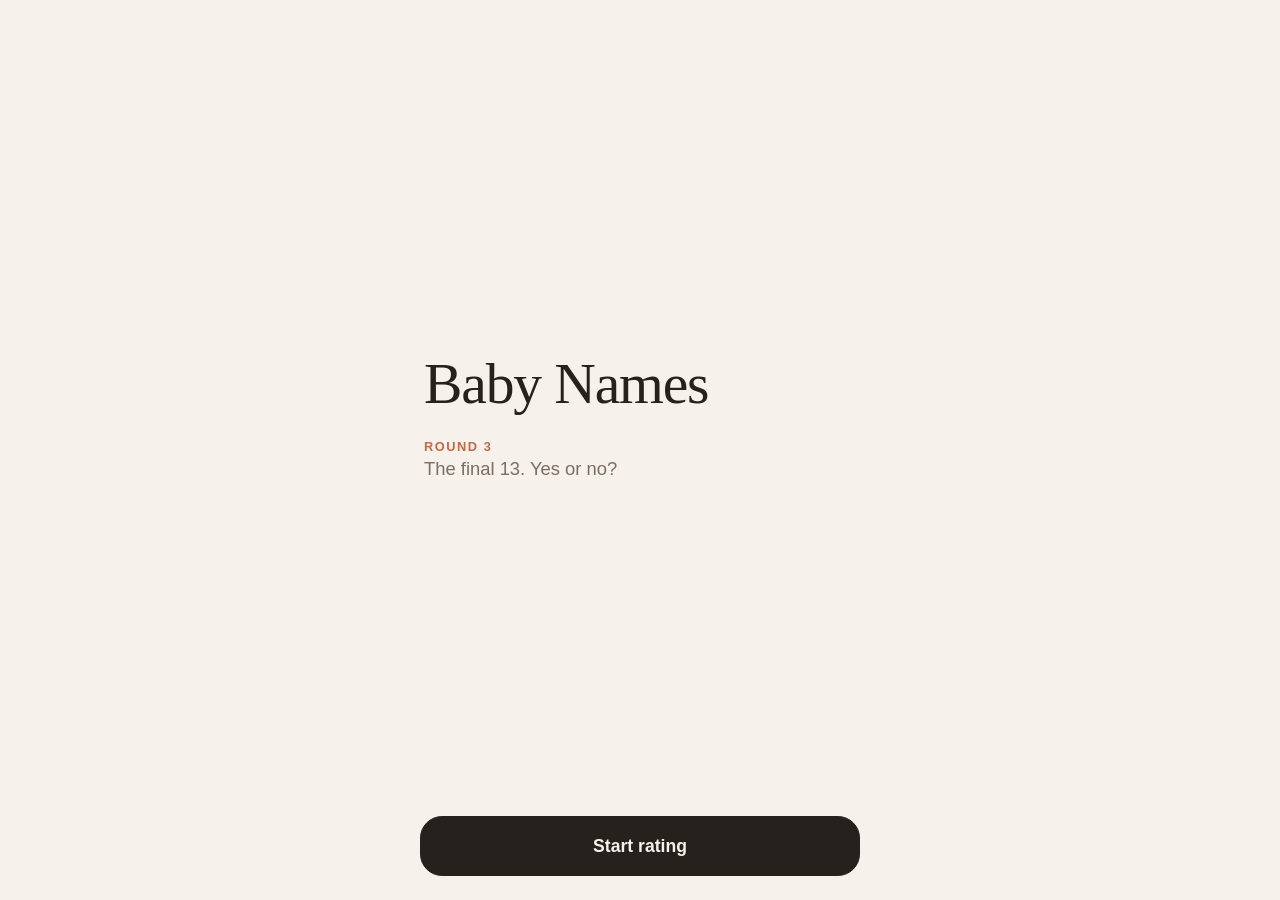
<file: index.html>
<!doctype html>
<html lang="en">
<head>
  <meta charset="utf-8">
  <meta name="viewport" content="width=device-width, initial-scale=1, viewport-fit=cover">
  <meta name="theme-color" content="#f6f1ea" media="(prefers-color-scheme: light)">
  <meta name="theme-color" content="#1a1714" media="(prefers-color-scheme: dark)">
  <meta name="robots" content="noindex">
  <title>Baby Names</title>
  <link rel="icon" href="data:image/svg+xml,%3Csvg xmlns='http://www.w3.org/2000/svg' viewBox='0 0 100 100'%3E%3Ccircle cx='50' cy='50' r='46' fill='%23c06a4a'/%3E%3C/svg%3E">
  <link rel="stylesheet" href="style.css?v=3">
</head>
<body>
  <main>
    <!-- Start -->
    <section id="screen-start" class="screen screen-start">
      <div class="start-inner">
        <h1 class="title">Baby Names</h1>
        <p class="eyebrow">Round 3</p>
        <p class="lede">The final 13. Yes or no?</p>
        <p id="start-progress" class="muted" hidden></p>
      </div>
      <div class="actions">
        <button id="btn-start" class="btn btn-primary" type="button">Start rating</button>
        <button id="btn-continue" class="btn btn-primary" type="button" hidden>Continue</button>
        <button id="btn-restart" class="btn btn-quiet" type="button" hidden>Start again</button>
      </div>
    </section>

    <!-- Rating -->
    <section id="screen-rate" class="screen screen-rate" hidden>
      <header class="topbar">
        <button id="btn-back" class="link-btn" type="button">‹ Back</button>
        <span id="progress-text" class="progress-text" aria-live="polite"></span>
        <button id="btn-fwd" class="link-btn" type="button">Next ›</button>
      </header>
      <div class="progress" aria-hidden="true"><div id="progress-bar" class="progress-bar"></div></div>

      <div class="name-wrap">
        <h2 class="full-name">
          <span id="current-name" class="name"></span>
          <span id="current-surname" class="surname"></span>
        </h2>
      </div>

      <div class="choices choices-pair" role="group" aria-label="Your answer">
        <button class="choice choice-yes" type="button" data-rating="Yes" aria-pressed="false">
          <span class="emoji" aria-hidden="true">✅</span> Yes
        </button>
        <button class="choice choice-no" type="button" data-rating="No" aria-pressed="false">
          <span class="emoji" aria-hidden="true">❌</span> No
        </button>
      </div>
    </section>

    <!-- Done -->
    <section id="screen-done" class="screen screen-done" hidden>
      <div class="done-inner">
        <h1 class="title">All done!</h1>
        <p id="done-count" class="lede"></p>
        <ul class="tally">
          <li><span aria-hidden="true">✅</span> <strong id="tally-yes">0</strong> Yes</li>
          <li><span aria-hidden="true">❌</span> <strong id="tally-no">0</strong> No</li>
        </ul>
      </div>
      <div class="actions">
        <button id="btn-download" class="btn btn-primary" type="button">Download CSV</button>
        <button id="btn-copy" class="btn" type="button">Copy results</button>
        <button id="btn-review" class="btn" type="button">Review answers</button>
        <button id="btn-restart-done" class="btn btn-quiet" type="button">Start again</button>
      </div>
    </section>

    <!-- Review -->
    <section id="screen-review" class="screen screen-review" hidden>
      <header class="review-head">
        <h1 class="review-title">Your answers</h1>
        <button id="btn-review-done" class="link-btn" type="button">Done</button>
      </header>
      <div id="filters" class="filters" role="group" aria-label="Filter"></div>
      <ul id="review-list" class="review-list"></ul>
    </section>
  </main>

  <script src="names.js?v=3"></script>
  <script src="app.js?v=3"></script>
</body>
</html>
</file>
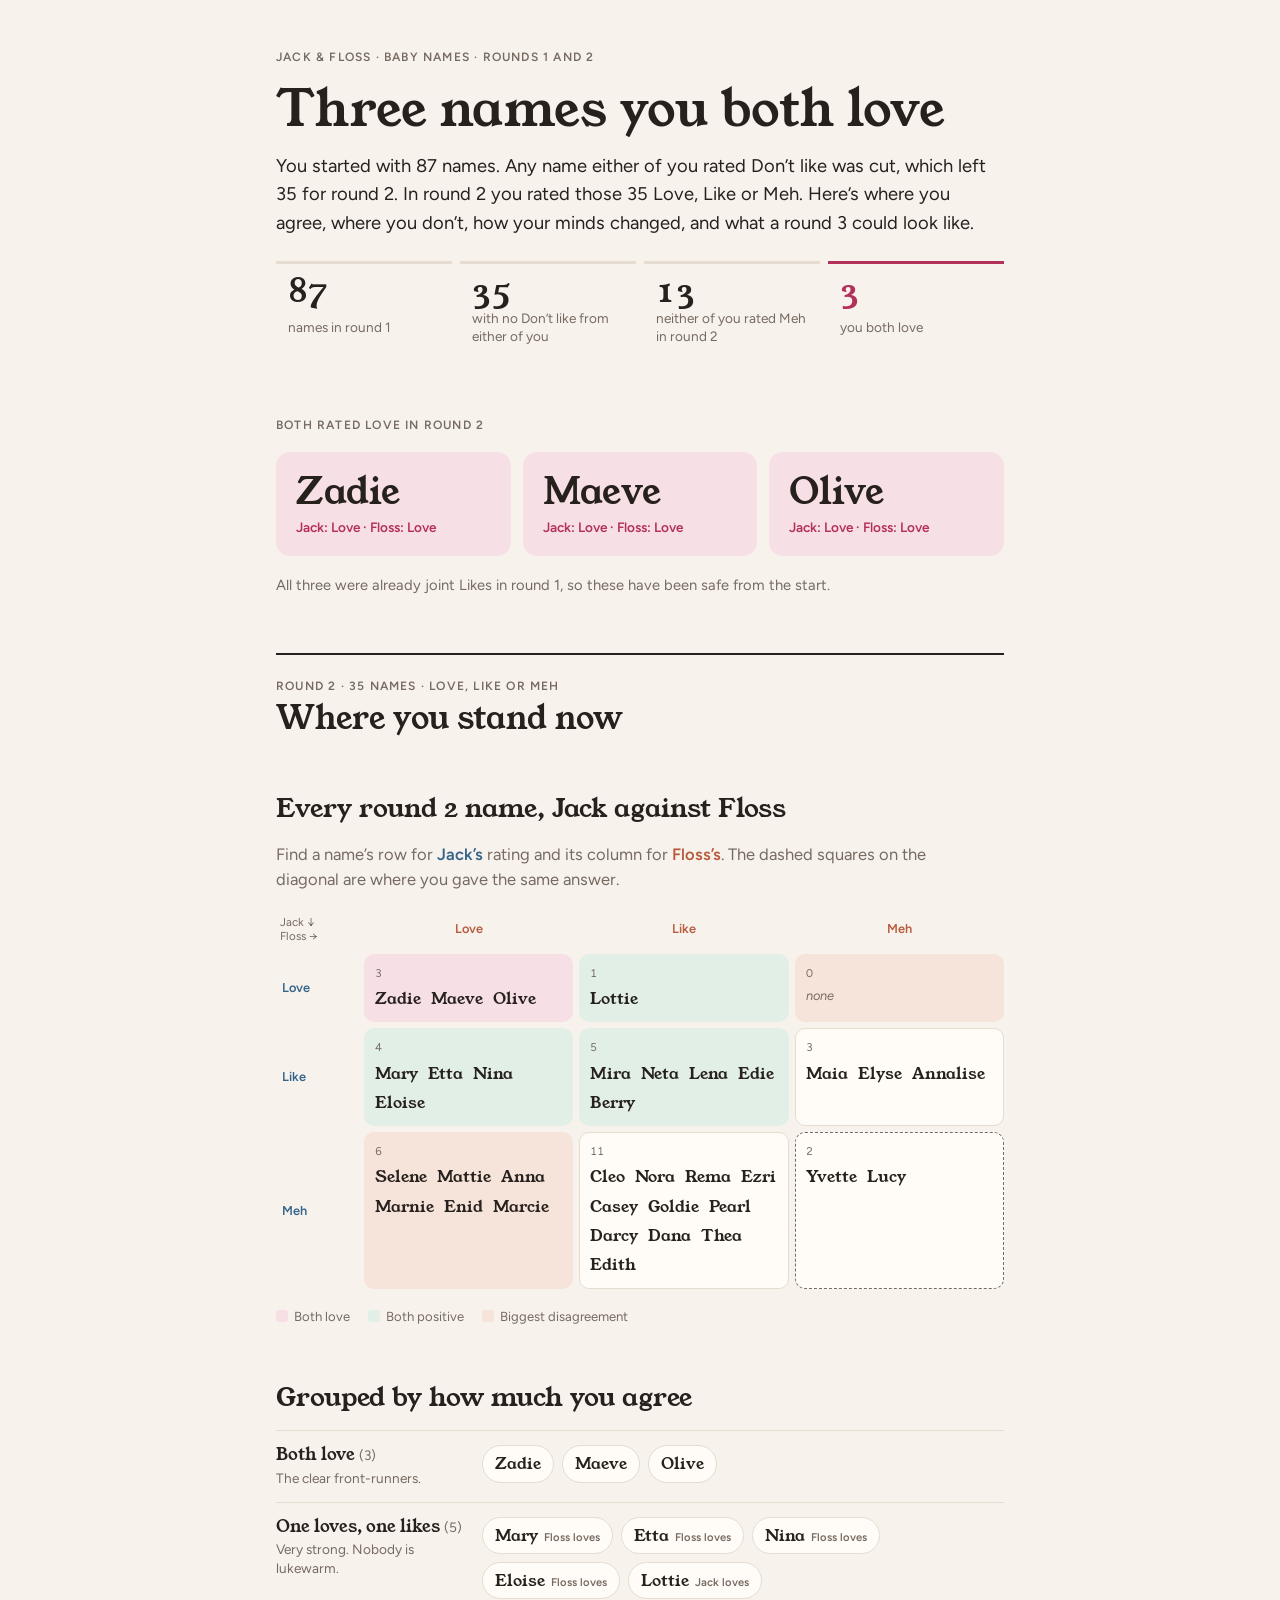
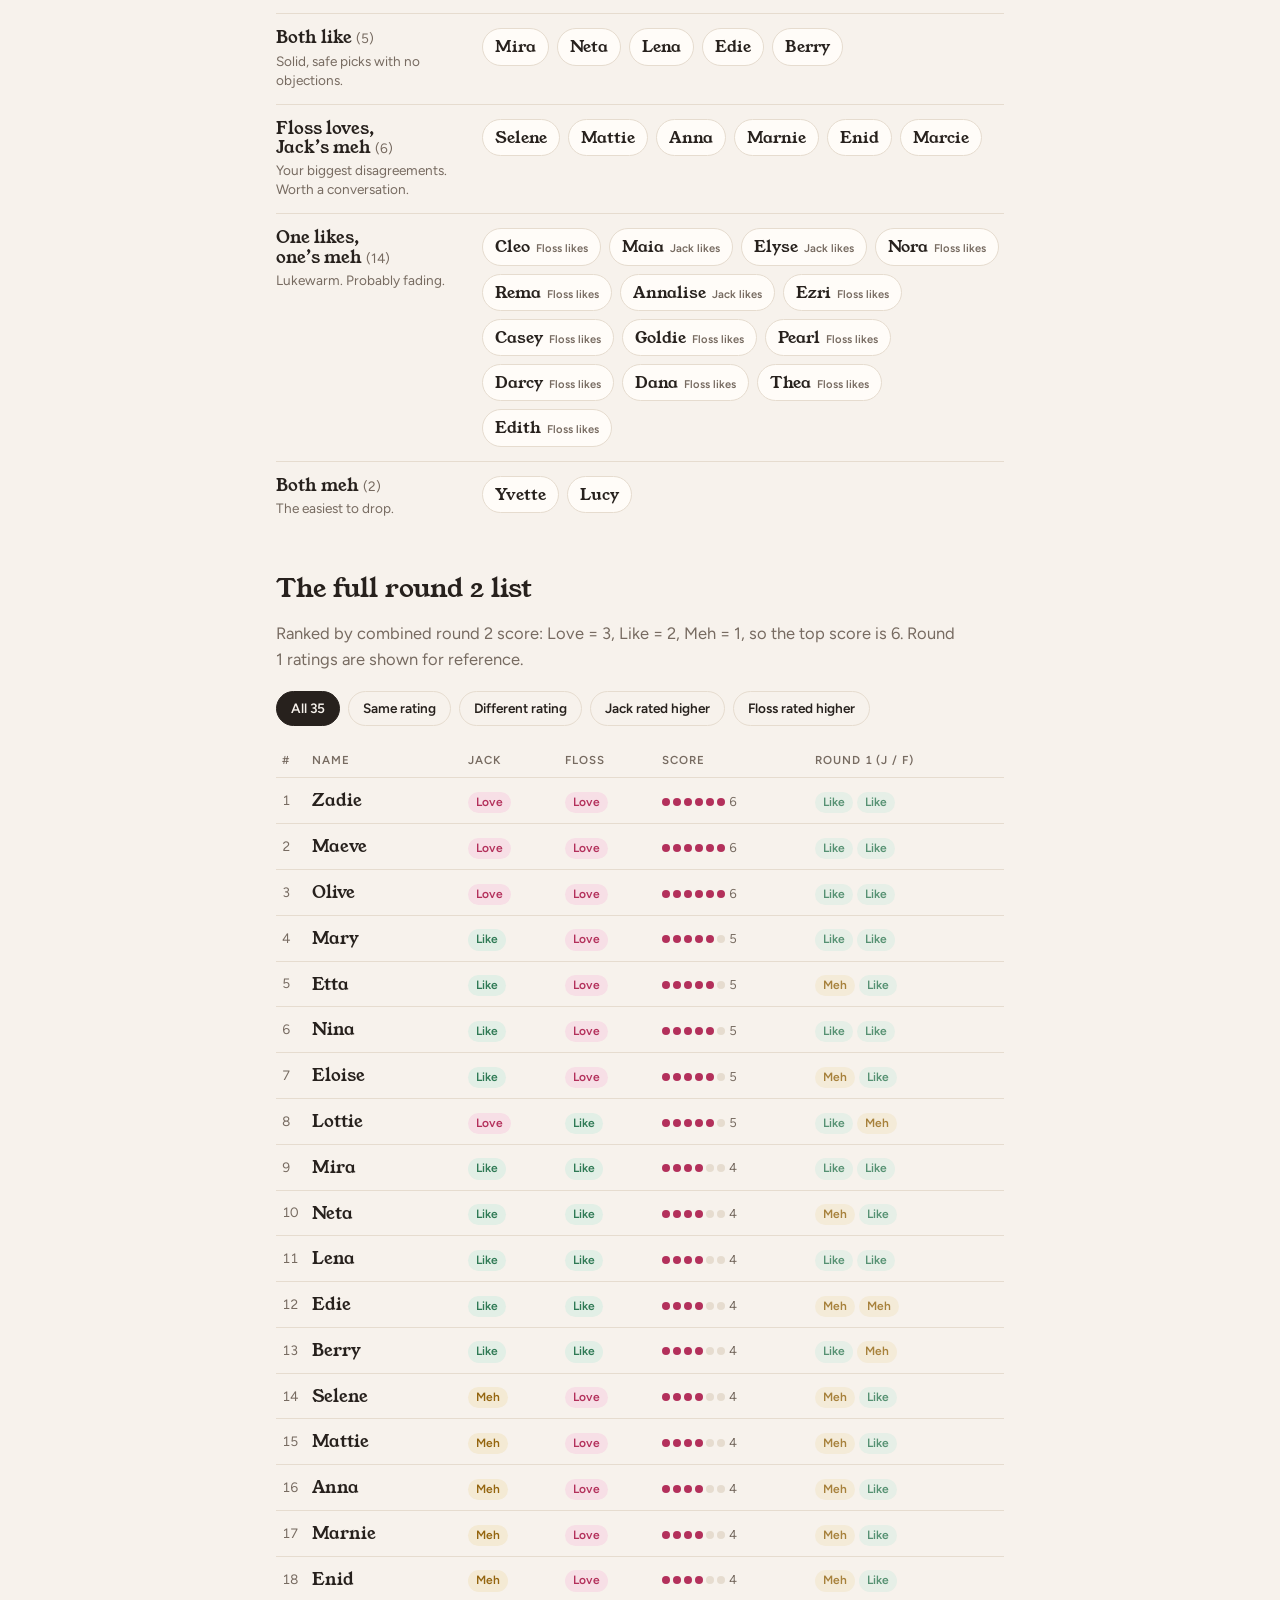
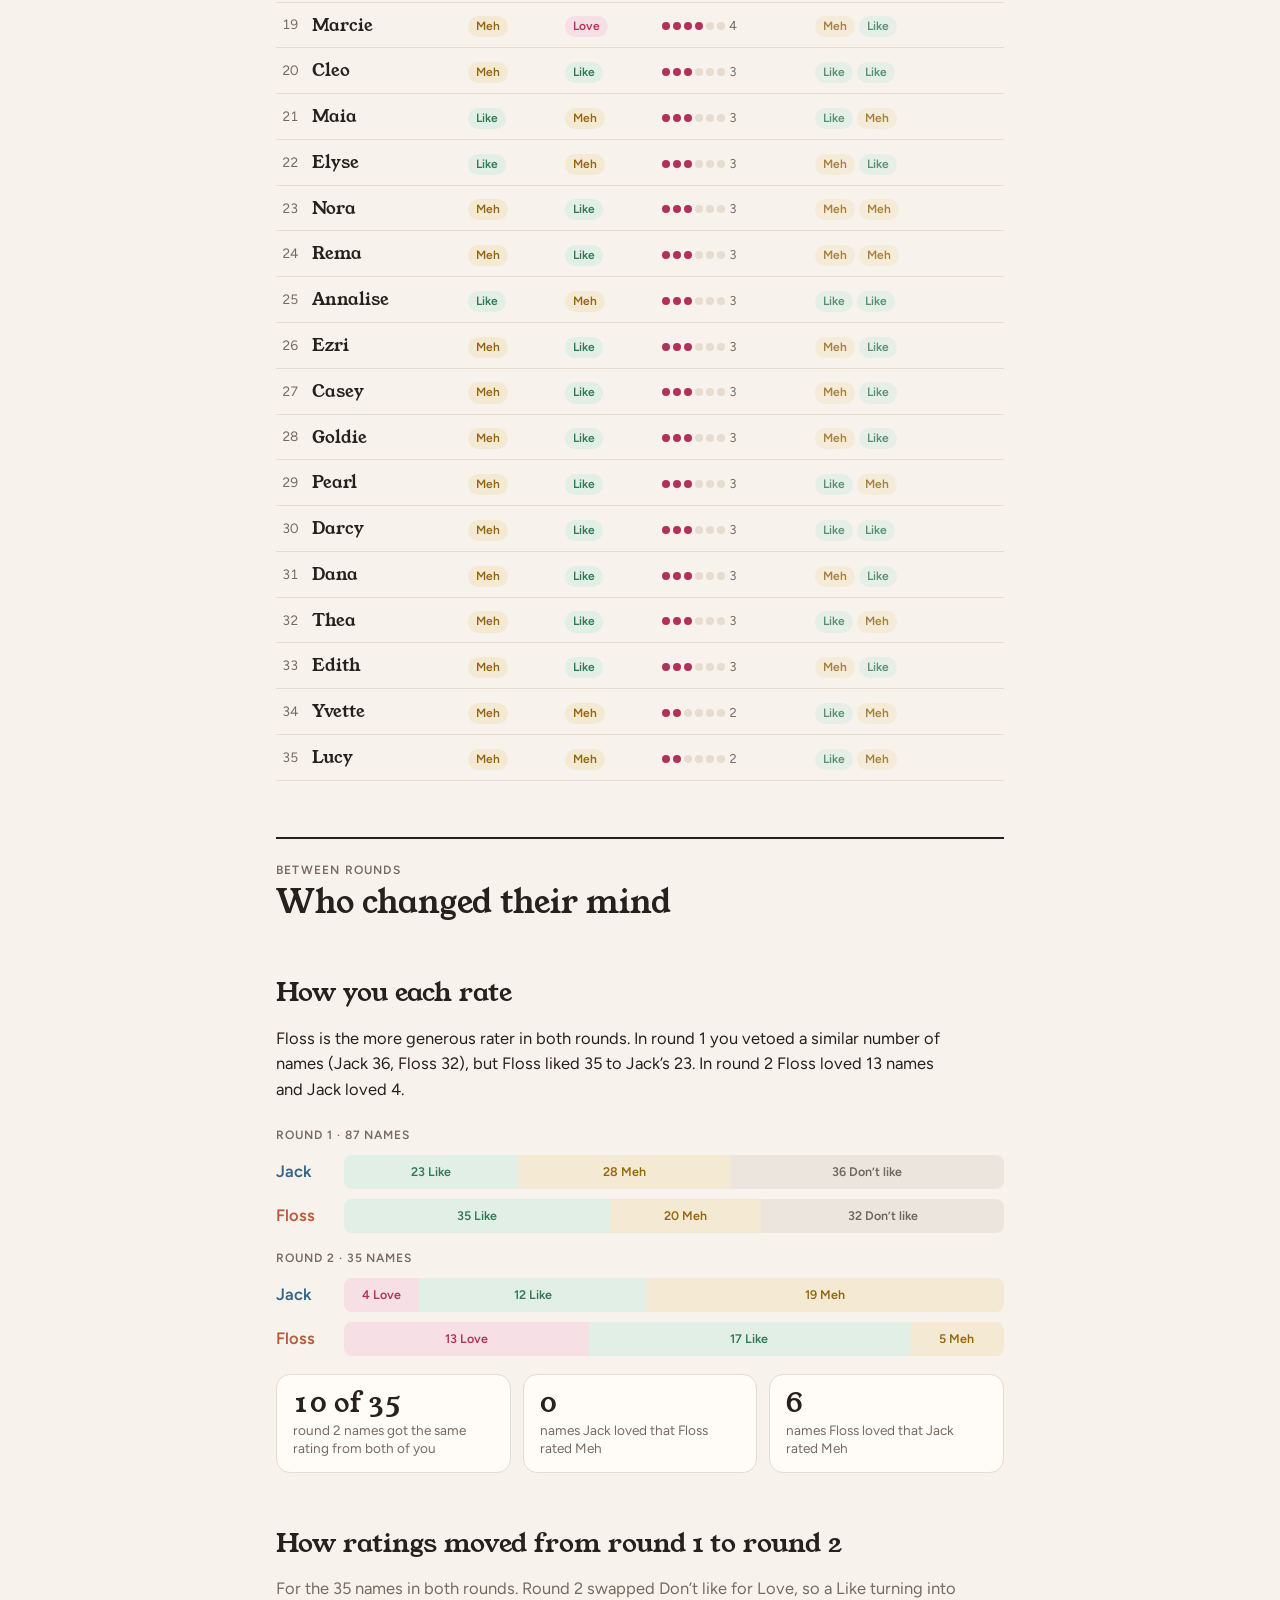
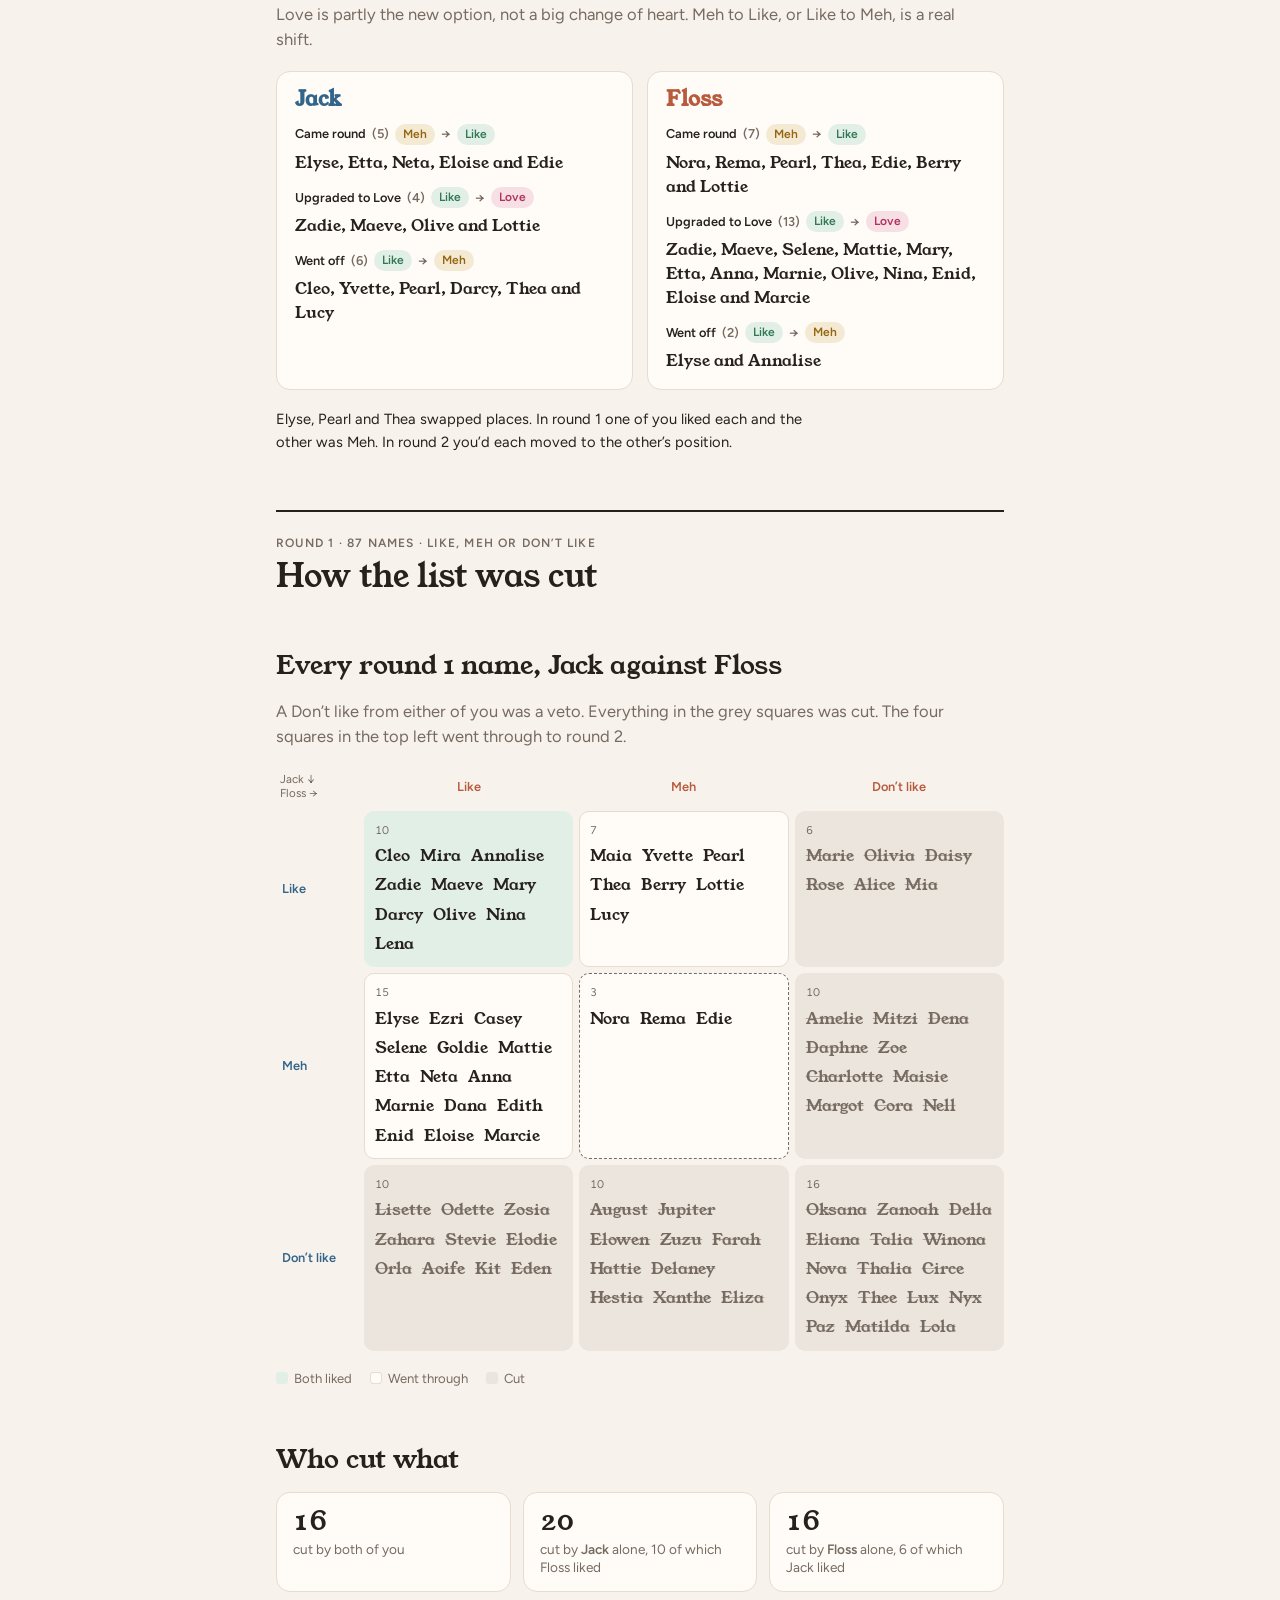
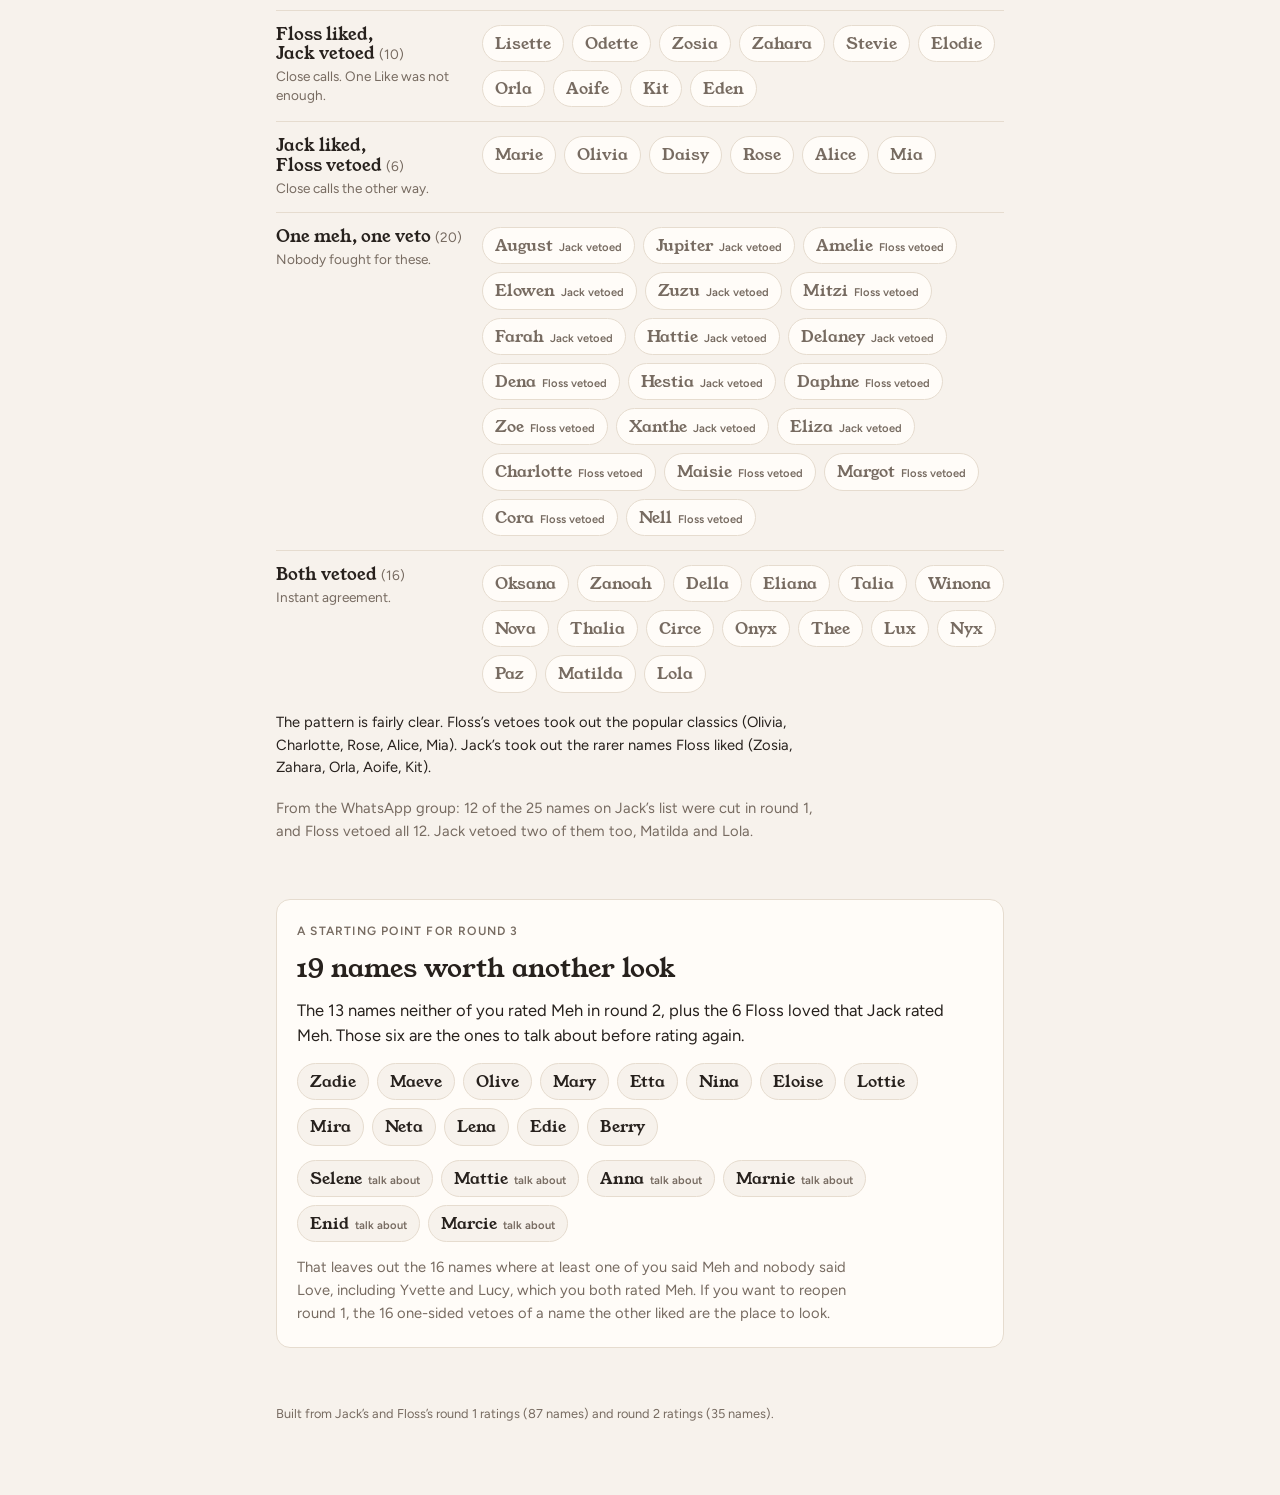
<file: results.html>
<!doctype html>
<html lang="en">
<meta charset="utf-8">
<meta name="viewport" content="width=device-width, initial-scale=1, viewport-fit=cover">
<meta name="robots" content="noindex">
<style>body{margin:0}img{max-width:100%}</style>
<title>Flack Baby Name Results</title>
<link rel="preconnect" href="https://fonts.googleapis.com">
<link rel="preconnect" href="https://fonts.gstatic.com" crossorigin>
<link rel="stylesheet" href="https://fonts.googleapis.com/css2?family=Young+Serif&family=Figtree:wght@400;500;600;700&display=swap">
<style>
/* Layout: one narrow reading column. Round 2 first (where things stand), then how minds changed, then round 1 (how the list was cut), then round 3. */
:root {
  --bg: #f7f2ec;
  --surface: #fffcf8;
  --ink: #27211d;
  --muted: #776b61;
  --line: #e6dccf;

  --jack: #33648a;
  --jack-soft: #e1eaf2;
  --floss: #b85a3c;
  --floss-soft: #f6e3da;

  --love: #b3305b;
  --love-soft: #f7dfe6;
  --like: #2f7a55;
  --like-soft: #e2efe6;
  --meh: #94650f;
  --meh-soft: #f4ead4;
  --nope: #6f655d;
  --nope-soft: #ebe5de;

  --display: "Young Serif", ui-serif, Georgia, "Times New Roman", serif;
  --body: "Figtree", ui-sans-serif, -apple-system, "Segoe UI", Roboto, Arial, sans-serif;
  --radius: 14px;
}
@media (prefers-color-scheme: dark) {
  :root:not([data-theme="light"]) {
    --bg: #1b1815; --surface: #25211d; --ink: #f2ebe3; --muted: #a99d92; --line: #3a332d;
    --jack: #8fbbe0; --jack-soft: #1f2d39; --floss: #eb9a7c; --floss-soft: #3a241c;
    --love: #f08aab; --love-soft: #3d1f29; --like: #7cc99d; --like-soft: #1f3328; --meh: #e0b45d; --meh-soft: #362b17;
    --nope: #b3a89e; --nope-soft: #2e2925;
    color-scheme: dark;
  }
}
:root[data-theme="dark"] {
  --bg: #1b1815; --surface: #25211d; --ink: #f2ebe3; --muted: #a99d92; --line: #3a332d;
  --jack: #8fbbe0; --jack-soft: #1f2d39; --floss: #eb9a7c; --floss-soft: #3a241c;
  --love: #f08aab; --love-soft: #3d1f29; --like: #7cc99d; --like-soft: #1f3328; --meh: #e0b45d; --meh-soft: #362b17;
  --nope: #b3a89e; --nope-soft: #2e2925;
  color-scheme: dark;
}

*, *::before, *::after { box-sizing: border-box; }
body {
  background: var(--bg); color: var(--ink);
  font-family: var(--body); font-size: 16.5px; line-height: 1.55;
  -webkit-font-smoothing: antialiased;
}
.wrap {
  max-width: 760px; margin: 0 auto;
  padding-left: max(16px, env(safe-area-inset-left, 0px));
  padding-right: max(16px, env(safe-area-inset-right, 0px));
  padding-block: 48px 72px;
  display: grid; gap: 56px;
}
h1, h2, h3 { font-family: var(--display); font-weight: 400; text-wrap: balance; margin: 0; line-height: 1.15; }
h1 { font-size: clamp(2.1rem, 6vw, 3.1rem); }
h2 { font-size: 1.6rem; }
h3 { font-size: 1.15rem; }
p { margin: 0; max-width: 62ch; }
.eyebrow { font-size: .75rem; letter-spacing: .1em; text-transform: uppercase; font-weight: 600; color: var(--muted); }
.muted { color: var(--muted); }
.small { font-size: .92rem; }
section { display: grid; gap: 18px; }
.jack { color: var(--jack); font-weight: 600; }
.floss { color: var(--floss); font-weight: 600; }

/* Round dividers */
.round-head { display: grid; gap: 6px; padding-top: 22px; border-top: 2px solid var(--ink); }
.round-head h2 { font-size: 2rem; }

/* Hero */
header { display: grid; gap: 14px; }
.lede { font-size: 1.15rem; }
.funnel { display: grid; grid-template-columns: repeat(4, minmax(0, 1fr)); gap: 8px; margin-top: 10px; }
.step { display: grid; gap: 2px; padding: 12px 12px 14px; border-top: 3px solid var(--line); }
.step b { font-family: var(--display); font-weight: 400; font-size: 2rem; line-height: 1; font-variant-numeric: tabular-nums; }
.step span { font-size: .85rem; color: var(--muted); line-height: 1.3; }
.step.final { border-top-color: var(--love); }
.step.final b { color: var(--love); }
@media (max-width: 520px) { .funnel { grid-template-columns: repeat(2, minmax(0, 1fr)); } }

/* The winners */
.winners { display: flex; flex-wrap: wrap; gap: 12px; }
.winner {
  flex: 1 1 180px; background: var(--love-soft); border-radius: var(--radius);
  padding: 22px 20px 18px; display: grid; gap: 6px;
}
.winner .nm { font-family: var(--display); font-size: 2.3rem; line-height: 1; color: var(--ink); }
.winner .meta { font-size: .85rem; color: var(--love); font-weight: 600; }

/* Pills */
.pill {
  display: inline-flex; align-items: center; gap: 4px; padding: 1px 8px; border-radius: 99px;
  font-size: .75rem; font-weight: 600; white-space: nowrap; line-height: 1.6;
}
.pill.Love { background: var(--love-soft); color: var(--love); }
.pill.Like { background: var(--like-soft); color: var(--like); }
.pill.Meh { background: var(--meh-soft); color: var(--meh); }
.pill.Nope { background: var(--nope-soft); color: var(--nope); }

/* Matrix */
.matrix-scroll { overflow-x: auto; margin-inline: -4px; padding-inline: 4px; }
.matrix {
  display: grid; grid-template-columns: 82px repeat(3, minmax(130px, 1fr)); gap: 6px; min-width: 490px;
}
.mx-corner { display: grid; align-content: end; font-size: .72rem; color: var(--muted); line-height: 1.25; padding: 4px; }
.mx-col, .mx-row { font-size: .8rem; font-weight: 600; display: flex; align-items: center; gap: 6px; padding: 4px 6px; line-height: 1.2; }
.mx-col { justify-content: center; color: var(--floss); text-align: center; }
.mx-row { color: var(--jack); }
.cell {
  border-radius: 10px; padding: 10px; min-height: 64px; display: flex; flex-wrap: wrap; align-content: flex-start; gap: 4px 10px;
  background: var(--surface); border: 1px solid var(--line);
}
.cell.agree { border: 1.5px dashed var(--muted); }
.cell.top { background: var(--love-soft); border-color: transparent; }
.cell.good { background: var(--like-soft); border-color: transparent; }
.cell.split { background: var(--floss-soft); border-color: transparent; }
.cell.out { background: var(--nope-soft); border-color: transparent; }
.cell.out .n { color: var(--muted); text-decoration: line-through; text-decoration-color: color-mix(in srgb, var(--muted) 50%, transparent); }
.cell .n { font-family: var(--display); font-size: 1.02rem; }
.cell .count { width: 100%; font-size: .7rem; color: var(--muted); font-variant-numeric: tabular-nums; }
.cell .none { font-size: .8rem; color: var(--muted); font-style: italic; }
.legend { display: flex; flex-wrap: wrap; gap: 6px 18px; font-size: .82rem; color: var(--muted); }
.legend i { display: inline-block; width: 12px; height: 12px; border-radius: 3px; vertical-align: -1px; margin-right: 6px; }

/* Tiers */
.tiers { display: grid; gap: 14px; }
.tier { display: grid; grid-template-columns: 190px minmax(0, 1fr); gap: 16px; padding-top: 14px; border-top: 1px solid var(--line); }
.tier h3 { font-size: 1.05rem; }
.tier h3 .ct { font-family: var(--body); font-size: .85rem; color: var(--muted); }
.tier .why { font-size: .85rem; color: var(--muted); line-height: 1.4; margin-top: 4px; }
.chips { display: flex; flex-wrap: wrap; gap: 8px; align-content: flex-start; }
.chip {
  display: inline-flex; align-items: baseline; gap: 6px; padding: 5px 12px; border-radius: 99px;
  background: var(--surface); border: 1px solid var(--line); font-family: var(--display); font-size: 1.02rem;
}
.chip small { font-family: var(--body); font-size: .7rem; font-weight: 600; color: var(--muted); }
.chip.struck { color: var(--muted); }
@media (max-width: 560px) { .tier { grid-template-columns: 1fr; gap: 10px; } }

/* Style comparison */
.styles { display: grid; gap: 10px; }
.styles .lbl { font-size: .75rem; letter-spacing: .08em; text-transform: uppercase; font-weight: 600; color: var(--muted); margin-top: 6px; }
.srow { display: grid; grid-template-columns: 56px minmax(0, 1fr); gap: 12px; align-items: center; }
.bar { display: flex; height: 34px; border-radius: 8px; overflow: hidden; }
.bar > div { display: flex; align-items: center; justify-content: center; font-size: .78rem; font-weight: 600; min-width: 0; white-space: nowrap; overflow: hidden; }
.bar .Love { background: var(--love-soft); color: var(--love); }
.bar .Like { background: var(--like-soft); color: var(--like); }
.bar .Meh { background: var(--meh-soft); color: var(--meh); }
.bar .Nope { background: var(--nope-soft); color: var(--nope); }
.facts { display: grid; grid-template-columns: repeat(3, minmax(0, 1fr)); gap: 12px; }
.fact { background: var(--surface); border: 1px solid var(--line); border-radius: var(--radius); padding: 14px 16px; display: grid; gap: 4px; align-content: start; }
.fact b { font-family: var(--display); font-weight: 400; font-size: 1.7rem; line-height: 1.05; font-variant-numeric: tabular-nums; }
.fact span { font-size: .85rem; color: var(--muted); line-height: 1.35; }
@media (max-width: 560px) { .facts { grid-template-columns: 1fr; } }

/* Mind changes */
.changes { display: grid; grid-template-columns: repeat(2, minmax(0, 1fr)); gap: 14px; }
.who { background: var(--surface); border: 1px solid var(--line); border-radius: var(--radius); padding: 16px 18px; display: grid; gap: 12px; align-content: start; }
.who h3 { font-size: 1.3rem; }
.mv { display: grid; gap: 6px; }
.mv .k { font-size: .8rem; font-weight: 600; display: flex; align-items: center; gap: 6px; flex-wrap: wrap; }
.mv .k .arrow { color: var(--muted); }
.mv .names { font-family: var(--display); font-size: 1rem; line-height: 1.5; }
.mv .names.none { font-family: var(--body); font-size: .85rem; color: var(--muted); font-style: italic; }
@media (max-width: 600px) { .changes { grid-template-columns: 1fr; } }

/* Full list */
.controls { display: flex; flex-wrap: wrap; gap: 8px; }
.controls button {
  font: inherit; font-size: .85rem; font-weight: 600; padding: 6px 14px; border-radius: 99px; cursor: pointer;
  background: transparent; color: var(--ink); border: 1px solid var(--line);
}
.controls button[aria-pressed="true"] { background: var(--ink); color: var(--bg); border-color: var(--ink); }
.controls button:focus-visible { outline: 2px solid var(--jack); outline-offset: 2px; }
table { width: 100%; border-collapse: collapse; font-variant-numeric: tabular-nums; }
th { text-align: left; font-size: .72rem; letter-spacing: .08em; text-transform: uppercase; color: var(--muted); font-weight: 600; padding: 8px 6px; border-bottom: 1px solid var(--line); white-space: nowrap; }
td { padding: 9px 6px; border-bottom: 1px solid var(--line); vertical-align: middle; }
td.nm { font-family: var(--display); font-size: 1.08rem; }
td.rank { color: var(--muted); font-size: .85rem; width: 2.2em; }
td.r1 { white-space: nowrap; }
td.r1 .pill { opacity: .8; }
.dots { display: inline-flex; gap: 3px; }
.dots i { width: 8px; height: 8px; border-radius: 50%; background: var(--line); }
.dots i.on { background: var(--love); }
.gap { font-size: .8rem; color: var(--muted); }
.table-scroll { overflow-x: auto; }
.table-scroll table { min-width: 520px; }

/* Round 3 */
.r3 { display: grid; gap: 14px; background: var(--surface); border: 1px solid var(--line); border-radius: var(--radius); padding: 22px 20px; }
.r3 .chips .chip { background: var(--bg); }
footer { font-size: .8rem; color: var(--muted); }
</style>

<div class="wrap">

  <header>
    <div class="eyebrow">Jack &amp; Floss · baby names · rounds 1 and 2</div>
    <h1>Three names you both love</h1>
    <p class="lede">You started with 87 names. Any name either of you rated Don’t like was cut, which left 35 for round 2. In round 2 you rated those 35 Love, Like or Meh. Here’s where you agree, where you don’t, how your minds changed, and what a round 3 could look like.</p>
    <div class="funnel" aria-label="How the list narrowed">
      <div class="step"><b>87</b><span>names in round 1</span></div>
      <div class="step"><b>35</b><span>with no Don’t like from either of you</span></div>
      <div class="step"><b id="n-both-like">13</b><span>neither of you rated Meh in round 2</span></div>
      <div class="step final"><b>3</b><span>you both love</span></div>
    </div>
  </header>

  <section aria-labelledby="h-winners">
    <div class="eyebrow" id="h-winners">Both rated Love in round 2</div>
    <div class="winners" id="winners"></div>
    <p class="muted small">All three were already joint Likes in round 1, so these have been safe from the start.</p>
  </section>

  <div class="round-head">
    <div class="eyebrow">Round 2 · 35 names · Love, Like or Meh</div>
    <h2>Where you stand now</h2>
  </div>

  <section aria-labelledby="h-matrix">
    <h2 id="h-matrix">Every round 2 name, Jack against Floss</h2>
    <p class="muted">Find a name’s row for <span class="jack">Jack’s</span> rating and its column for <span class="floss">Floss’s</span>. The dashed squares on the diagonal are where you gave the same answer.</p>
    <div class="matrix-scroll">
      <div class="matrix" id="matrix2" role="table" aria-label="Round 2 names by Jack's rating and Floss's rating"></div>
    </div>
    <div class="legend">
      <span><i style="background:var(--love-soft)"></i>Both love</span>
      <span><i style="background:var(--like-soft)"></i>Both positive</span>
      <span><i style="background:var(--floss-soft)"></i>Biggest disagreement</span>
    </div>
  </section>

  <section aria-labelledby="h-tiers">
    <h2 id="h-tiers">Grouped by how much you agree</h2>
    <div class="tiers" id="tiers"></div>
  </section>

  <section aria-labelledby="h-list">
    <h2 id="h-list">The full round 2 list</h2>
    <p class="muted">Ranked by combined round 2 score: Love = 3, Like = 2, Meh = 1, so the top score is 6. Round 1 ratings are shown for reference.</p>
    <div class="controls" role="group" aria-label="Filter names">
      <button type="button" id="f-all" data-f="all" aria-pressed="true">All 35</button>
      <button type="button" id="f-same" data-f="same" aria-pressed="false">Same rating</button>
      <button type="button" id="f-diff" data-f="diff" aria-pressed="false">Different rating</button>
      <button type="button" id="f-jack" data-f="jack" aria-pressed="false">Jack rated higher</button>
      <button type="button" id="f-floss" data-f="floss" aria-pressed="false">Floss rated higher</button>
    </div>
    <div class="table-scroll">
      <table>
        <thead><tr><th>#</th><th>Name</th><th>Jack</th><th>Floss</th><th>Score</th><th>Round 1 (J / F)</th></tr></thead>
        <tbody id="rows"></tbody>
      </table>
    </div>
  </section>

  <div class="round-head">
    <div class="eyebrow">Between rounds</div>
    <h2>Who changed their mind</h2>
  </div>

  <section aria-labelledby="h-styles">
    <h2 id="h-styles">How you each rate</h2>
    <p>Floss is the more generous rater in both rounds. In round 1 you vetoed a similar number of names (Jack 36, Floss 32), but Floss liked 35 to Jack’s 23. In round 2 Floss loved 13 names and Jack loved 4.</p>
    <div class="styles" id="styles"></div>
    <div class="facts">
      <div class="fact"><b>10 of 35</b><span>round 2 names got the same rating from both of you</span></div>
      <div class="fact"><b>0</b><span>names Jack loved that Floss rated Meh</span></div>
      <div class="fact"><b>6</b><span>names Floss loved that Jack rated Meh</span></div>
    </div>
  </section>

  <section aria-labelledby="h-changes">
    <h2 id="h-changes">How ratings moved from round 1 to round 2</h2>
    <p class="muted">For the 35 names in both rounds. Round 2 swapped Don’t like for Love, so a Like turning into Love is partly the new option, not a big change of heart. Meh to Like, or Like to Meh, is a real shift.</p>
    <div class="changes" id="changes"></div>
    <p class="small">Elyse, Pearl and Thea swapped places. In round 1 one of you liked each and the other was Meh. In round 2 you’d each moved to the other’s position.</p>
  </section>

  <div class="round-head">
    <div class="eyebrow">Round 1 · 87 names · Like, Meh or Don’t like</div>
    <h2>How the list was cut</h2>
  </div>

  <section aria-labelledby="h-matrix1">
    <h2 id="h-matrix1">Every round 1 name, Jack against Floss</h2>
    <p class="muted">A Don’t like from either of you was a veto. Everything in the grey squares was cut. The four squares in the top left went through to round 2.</p>
    <div class="matrix-scroll">
      <div class="matrix" id="matrix1" role="table" aria-label="Round 1 names by Jack's rating and Floss's rating"></div>
    </div>
    <div class="legend">
      <span><i style="background:var(--like-soft)"></i>Both liked</span>
      <span><i style="background:var(--surface);border:1px solid var(--line)"></i>Went through</span>
      <span><i style="background:var(--nope-soft)"></i>Cut</span>
    </div>
  </section>

  <section aria-labelledby="h-cuts">
    <h2 id="h-cuts">Who cut what</h2>
    <div class="facts">
      <div class="fact"><b>16</b><span>cut by both of you</span></div>
      <div class="fact"><b>20</b><span>cut by <span class="jack">Jack</span> alone, 10 of which Floss liked</span></div>
      <div class="fact"><b>16</b><span>cut by <span class="floss">Floss</span> alone, 6 of which Jack liked</span></div>
    </div>
    <div class="tiers" id="cuts"></div>
    <p class="small">The pattern is fairly clear. Floss’s vetoes took out the popular classics (Olivia, Charlotte, Rose, Alice, Mia). Jack’s took out the rarer names Floss liked (Zosia, Zahara, Orla, Aoife, Kit).</p>
    <p class="small muted">From the WhatsApp group: 12 of the 25 names on Jack’s list were cut in round 1, and Floss vetoed all 12. Jack vetoed two of them too, Matilda and Lola.</p>
  </section>

  <section aria-labelledby="h-r3">
    <div class="r3">
      <div class="eyebrow">A starting point for round 3</div>
      <h2 id="h-r3">19 names worth another look</h2>
      <p>The 13 names neither of you rated Meh in round 2, plus the 6 Floss loved that Jack rated Meh. Those six are the ones to talk about before rating again.</p>
      <div class="chips" id="r3-keep"></div>
      <div class="chips" id="r3-talk"></div>
      <p class="muted small">That leaves out the 16 names where at least one of you said Meh and nobody said Love, including Yvette and Lucy, which you both rated Meh. If you want to reopen round 1, the 16 one-sided vetoes of a name the other liked are the place to look.</p>
    </div>
  </section>

  <footer>Built from Jack’s and Floss’s round 1 ratings (87 names) and round 2 ratings (35 names).</footer>
</div>

<script>
(() => {
  // [name, Jack, Floss]
  const R1 = [["Cleo", "Like", "Like"], ["Maia", "Like", "Meh"], ["Elyse", "Meh", "Like"], ["Nora", "Meh", "Meh"], ["Rema", "Meh", "Meh"], ["Mira", "Like", "Like"], ["August", "Don't like", "Meh"], ["Jupiter", "Don't like", "Meh"], ["Lisette", "Don't like", "Like"], ["Odette", "Don't like", "Like"], ["Amelie", "Meh", "Don't like"], ["Elowen", "Don't like", "Meh"], ["Zuzu", "Don't like", "Meh"], ["Zosia", "Don't like", "Like"], ["Annalise", "Like", "Like"], ["Yvette", "Like", "Meh"], ["Oksana", "Don't like", "Don't like"], ["Zahara", "Don't like", "Like"], ["Mitzi", "Meh", "Don't like"], ["Ezri", "Meh", "Like"], ["Zanoah", "Don't like", "Don't like"], ["Farah", "Don't like", "Meh"], ["Casey", "Meh", "Like"], ["Zadie", "Like", "Like"], ["Maeve", "Like", "Like"], ["Selene", "Meh", "Like"], ["Della", "Don't like", "Don't like"], ["Goldie", "Meh", "Like"], ["Stevie", "Don't like", "Like"], ["Mattie", "Meh", "Like"], ["Pearl", "Like", "Meh"], ["Mary", "Like", "Like"], ["Etta", "Meh", "Like"], ["Neta", "Meh", "Like"], ["Darcy", "Like", "Like"], ["Elodie", "Don't like", "Like"], ["Hattie", "Don't like", "Meh"], ["Eliana", "Don't like", "Don't like"], ["Talia", "Don't like", "Don't like"], ["Winona", "Don't like", "Don't like"], ["Anna", "Meh", "Like"], ["Marie", "Like", "Don't like"], ["Delaney", "Don't like", "Meh"], ["Marnie", "Meh", "Like"], ["Olive", "Like", "Like"], ["Dana", "Meh", "Like"], ["Nina", "Like", "Like"], ["Lena", "Like", "Like"], ["Dena", "Meh", "Don't like"], ["Nova", "Don't like", "Don't like"], ["Orla", "Don't like", "Like"], ["Aoife", "Don't like", "Like"], ["Thalia", "Don't like", "Don't like"], ["Hestia", "Don't like", "Meh"], ["Circe", "Don't like", "Don't like"], ["Daphne", "Meh", "Don't like"], ["Thea", "Like", "Meh"], ["Kit", "Don't like", "Like"], ["Zoe", "Meh", "Don't like"], ["Onyx", "Don't like", "Don't like"], ["Xanthe", "Don't like", "Meh"], ["Thee", "Don't like", "Don't like"], ["Lux", "Don't like", "Don't like"], ["Nyx", "Don't like", "Don't like"], ["Paz", "Don't like", "Don't like"], ["Eden", "Don't like", "Like"], ["Edith", "Meh", "Like"], ["Enid", "Meh", "Like"], ["Eloise", "Meh", "Like"], ["Eliza", "Don't like", "Meh"], ["Edie", "Meh", "Meh"], ["Berry", "Like", "Meh"], ["Lottie", "Like", "Meh"], ["Olivia", "Like", "Don't like"], ["Daisy", "Like", "Don't like"], ["Charlotte", "Meh", "Don't like"], ["Maisie", "Meh", "Don't like"], ["Rose", "Like", "Don't like"], ["Alice", "Like", "Don't like"], ["Matilda", "Don't like", "Don't like"], ["Margot", "Meh", "Don't like"], ["Mia", "Like", "Don't like"], ["Cora", "Meh", "Don't like"], ["Lola", "Don't like", "Don't like"], ["Lucy", "Like", "Meh"], ["Nell", "Meh", "Don't like"], ["Marcie", "Meh", "Like"]];
  const R2 = [["Cleo", "Meh", "Like"], ["Maia", "Like", "Meh"], ["Elyse", "Like", "Meh"], ["Nora", "Meh", "Like"], ["Rema", "Meh", "Like"], ["Mira", "Like", "Like"], ["Annalise", "Like", "Meh"], ["Yvette", "Meh", "Meh"], ["Ezri", "Meh", "Like"], ["Casey", "Meh", "Like"], ["Zadie", "Love", "Love"], ["Maeve", "Love", "Love"], ["Selene", "Meh", "Love"], ["Goldie", "Meh", "Like"], ["Mattie", "Meh", "Love"], ["Pearl", "Meh", "Like"], ["Mary", "Like", "Love"], ["Etta", "Like", "Love"], ["Neta", "Like", "Like"], ["Darcy", "Meh", "Like"], ["Anna", "Meh", "Love"], ["Marnie", "Meh", "Love"], ["Olive", "Love", "Love"], ["Dana", "Meh", "Like"], ["Nina", "Like", "Love"], ["Lena", "Like", "Like"], ["Thea", "Meh", "Like"], ["Edith", "Meh", "Like"], ["Enid", "Meh", "Love"], ["Eloise", "Like", "Love"], ["Edie", "Like", "Like"], ["Berry", "Like", "Like"], ["Lottie", "Love", "Like"], ["Lucy", "Meh", "Meh"], ["Marcie", "Meh", "Love"]];
  const NOPE = "Don't like";
  const S2 = { Love: 3, Like: 2, Meh: 1 };
  const S1 = { Like: 2, Meh: 1, [NOPE]: 0 };
  const L2 = ['Love', 'Like', 'Meh'];
  const L1 = ['Like', 'Meh', NOPE];
  const r1 = Object.fromEntries(R1.map(([n, j, f]) => [n, { j, f }]));
  const names = R2.map(([n, j, f], i) => ({ n, j, f, i, total: S2[j] + S2[f], diff: S2[j] - S2[f], r1: r1[n] }));
  const $ = (id) => document.getElementById(id);
  const esc = (s) => String(s).replace(/[&<>"]/g, (c) => ({ '&': '&amp;', '<': '&lt;', '>': '&gt;', '"': '&quot;' }[c]));
  const cls = (r) => (r === NOPE ? 'Nope' : r);
  const label = (r) => (r === NOPE ? 'Don’t like' : r);
  const pill = (r) => `<span class="pill ${cls(r)}">${label(r)}</span>`;
  const chip = (n, note, extra = '') => `<span class="chip ${extra}">${esc(n)}${note ? ` <small>${esc(note)}</small>` : ''}</span>`;
  const list = (arr) => arr.length > 1 ? arr.slice(0, -1).join(', ') + ' and ' + arr[arr.length - 1] : arr.join('');

  // Winners
  $('winners').innerHTML = names.filter((x) => x.j === 'Love' && x.f === 'Love')
    .map((x) => `<div class="winner"><div class="nm">${esc(x.n)}</div><div class="meta">Jack: Love · Floss: Love</div></div>`).join('');

  // Matrices
  const drawMatrix = (el, rows, levels, cellClass) => {
    let mx = `<div class="mx-corner" role="columnheader">Jack ↓<br>Floss →</div>`;
    levels.forEach((f) => { mx += `<div class="mx-col" role="columnheader">${label(f)}</div>`; });
    levels.forEach((j) => {
      mx += `<div class="mx-row" role="rowheader">${label(j)}</div>`;
      levels.forEach((f) => {
        const inCell = rows.filter(([, rj, rf]) => rj === j && rf === f).map(([n]) => n);
        const c = 'cell' + (j === f ? ' agree' : '') + cellClass(j, f);
        const aria = `Jack ${label(j)}, Floss ${label(f)}: ${inCell.length} name${inCell.length === 1 ? '' : 's'}`;
        mx += `<div class="${c}" role="cell" aria-label="${aria}"><span class="count">${inCell.length}</span>` +
          (inCell.length ? inCell.map((n) => `<span class="n">${esc(n)}</span>`).join('') : `<span class="none">none</span>`) + `</div>`;
      });
    });
    el.innerHTML = mx;
  };
  drawMatrix($('matrix2'), R2, L2, (j, f) => {
    if (j === 'Love' && f === 'Love') return ' top';
    if (S2[j] >= 2 && S2[f] >= 2) return ' good';
    if (Math.abs(S2[j] - S2[f]) === 2) return ' split';
    return '';
  });
  drawMatrix($('matrix1'), R1, L1, (j, f) => {
    if (j === NOPE || f === NOPE) return ' out';
    if (j === 'Like' && f === 'Like') return ' good';
    return '';
  });

  // Tiers and cut groups
  const tierHTML = (tiers) => tiers.map((t) => `<div class="tier"><div><h3>${t.t} <span class="ct">(${t.list.length})</span></h3><div class="why">${t.why}</div></div>` +
    `<div class="chips">${t.list.map((x) => chip(x.n, t.note ? t.note(x) : '', t.extra || '')).join('')}</div></div>`).join('');
  const pick = (fn) => names.filter(fn);
  $('tiers').innerHTML = tierHTML([
    { t: 'Both love', why: 'The clear front-runners.', list: pick((x) => x.j === 'Love' && x.f === 'Love') },
    { t: 'One loves, one likes', why: 'Very strong. Nobody is lukewarm.', list: pick((x) => x.total === 5), note: (x) => x.j === 'Love' ? 'Jack loves' : 'Floss loves' },
    { t: 'Both like', why: 'Solid, safe picks with no objections.', list: pick((x) => x.j === 'Like' && x.f === 'Like') },
    { t: 'Floss loves, Jack’s meh', why: 'Your biggest disagreements. Worth a conversation.', list: pick((x) => x.f === 'Love' && x.j === 'Meh') },
    { t: 'One likes, one’s meh', why: 'Lukewarm. Probably fading.', list: pick((x) => x.total === 3), note: (x) => x.j === 'Like' ? 'Jack likes' : 'Floss likes' },
    { t: 'Both meh', why: 'The easiest to drop.', list: pick((x) => x.j === 'Meh' && x.f === 'Meh') },
  ]);
  const r1rows = R1.map(([n, j, f]) => ({ n, j, f }));
  const p1 = (fn) => r1rows.filter(fn);
  $('cuts').innerHTML = tierHTML([
    { t: 'Floss liked, Jack vetoed', why: 'Close calls. One Like was not enough.', list: p1((x) => x.j === NOPE && x.f === 'Like'), extra: 'struck' },
    { t: 'Jack liked, Floss vetoed', why: 'Close calls the other way.', list: p1((x) => x.f === NOPE && x.j === 'Like'), extra: 'struck' },
    { t: 'One meh, one veto', why: 'Nobody fought for these.', list: p1((x) => (x.j === NOPE && x.f === 'Meh') || (x.f === NOPE && x.j === 'Meh')), note: (x) => x.j === NOPE ? 'Jack vetoed' : 'Floss vetoed', extra: 'struck' },
    { t: 'Both vetoed', why: 'Instant agreement.', list: p1((x) => x.j === NOPE && x.f === NOPE), extra: 'struck' },
  ]);

  // Rating styles
  const bar = (who, rows, key, levels, c) => {
    const counts = levels.map((l) => rows.filter((x) => x[key] === l).length);
    return `<div class="srow"><span class="${c}">${who}</span><div class="bar" role="img" aria-label="${who}: ${counts.map((n, i) => n + ' ' + label(levels[i])).join(', ')}">` +
      levels.map((l, i) => `<div class="${cls(l)}" style="flex:${counts[i]}">${counts[i]} ${label(l)}</div>`).join('') + `</div></div>`;
  };
  $('styles').innerHTML =
    `<div class="lbl">Round 1 · 87 names</div>` + bar('Jack', r1rows, 'j', L1, 'jack') + bar('Floss', r1rows, 'f', L1, 'floss') +
    `<div class="lbl">Round 2 · 35 names</div>` + bar('Jack', names, 'j', L2, 'jack') + bar('Floss', names, 'f', L2, 'floss');

  // Mind changes
  const moves = [
    { a: 'Meh', b: 'Like', k: 'Came round' },
    { a: 'Like', b: 'Love', k: 'Upgraded to Love' },
    { a: 'Like', b: 'Meh', k: 'Went off' },
  ];
  $('changes').innerHTML = [['Jack', 'j', 'jack'], ['Floss', 'f', 'floss']].map(([who, key, c]) =>
    `<div class="who"><h3 class="${c}">${who}</h3>` + moves.map((m) => {
      const hit = names.filter((x) => x.r1[key] === m.a && x[key] === m.b).map((x) => x.n);
      return `<div class="mv"><div class="k">${m.k} <span class="muted">(${hit.length})</span> ${pill(m.a)}<span class="arrow">→</span>${pill(m.b)}</div>` +
        (hit.length ? `<div class="names">${esc(list(hit))}</div>` : `<div class="names none">none</div>`) + `</div>`;
    }).join('') + `</div>`).join('');

  // Full list
  const ranked = [...names].sort((a, b) => b.total - a.total || Math.abs(a.diff) - Math.abs(b.diff) || a.i - b.i);
  const filters = { all: () => true, same: (x) => x.diff === 0, diff: (x) => x.diff !== 0, jack: (x) => x.diff > 0, floss: (x) => x.diff < 0 };
  const render = (f) => {
    $('rows').innerHTML = ranked.filter(filters[f]).map((x) => {
      const rank = ranked.indexOf(x) + 1;
      const dots = Array.from({ length: 6 }, (_, i) => `<i class="${i < x.total ? 'on' : ''}"></i>`).join('');
      return `<tr><td class="rank">${rank}</td><td class="nm">${esc(x.n)}</td><td>${pill(x.j)}</td><td>${pill(x.f)}</td>` +
        `<td><span class="dots" aria-label="${x.total} of 6">${dots}</span> <span class="gap">${x.total}</span></td>` +
        `<td class="r1">${pill(x.r1.j)} ${pill(x.r1.f)}</td></tr>`;
    }).join('');
  };
  document.querySelectorAll('.controls button').forEach((b) => b.addEventListener('click', () => {
    document.querySelectorAll('.controls button').forEach((o) => o.setAttribute('aria-pressed', String(o === b)));
    render(b.dataset.f);
  }));
  render('all');

  // Round 3
  $('n-both-like').textContent = names.filter((x) => x.j !== 'Meh' && x.f !== 'Meh').length;
  $('r3-keep').innerHTML = ranked.filter((x) => x.j !== 'Meh' && x.f !== 'Meh').map((x) => chip(x.n)).join('');
  $('r3-talk').innerHTML = ranked.filter((x) => x.f === 'Love' && x.j === 'Meh').map((x) => chip(x.n, 'talk about')).join('');
})();
</script>

</html>
</file>
<file: style.css>
:root {
  --bg: #f6f1ea;
  --surface: #fffcf8;
  --ink: #26211d;
  --muted: #7a6e64;
  --line: #e4dacd;
  --accent: #c06a4a;

  --yes: #2f7a55;
  --yes-soft: #e2efe6;
  --no: #b0432d;
  --no-soft: #f5e0d9;

  --radius: 22px;
  --serif: ui-serif, "New York", "Iowan Old Style", "Palatino Linotype", Palatino, Georgia, serif;
  --sans: ui-sans-serif, -apple-system, BlinkMacSystemFont, "Segoe UI", Roboto, "Helvetica Neue", Arial, sans-serif;
  color-scheme: light dark;
}

@media (prefers-color-scheme: dark) {
  :root {
    --bg: #1a1714;
    --surface: #24201c;
    --ink: #f3ece4;
    --muted: #a99d92;
    --line: #3a332d;
    --accent: #e08b69;

    --yes: #79c99c;
    --yes-soft: #1f3328;
    --no: #ec8a74;
    --no-soft: #3b221c;
  }
}

*, *::before, *::after { box-sizing: border-box; }

html, body { margin: 0; height: 100%; }

body {
  background: var(--bg);
  color: var(--ink);
  font-family: var(--sans);
  font-size: 17px;
  line-height: 1.4;
  -webkit-font-smoothing: antialiased;
  -webkit-tap-highlight-color: transparent;
}

button {
  font: inherit;
  color: inherit;
  cursor: pointer;
  touch-action: manipulation;
}

button:focus-visible {
  outline: 3px solid var(--accent);
  outline-offset: 3px;
}

[hidden] { display: none !important; }

/* ---------- Screens ---------- */

.screen {
  display: flex;
  flex-direction: column;
  min-height: 100vh;
  min-height: 100dvh;
  max-width: 480px;
  margin: 0 auto;
  padding:
    max(20px, env(safe-area-inset-top))
    max(20px, env(safe-area-inset-right))
    max(24px, env(safe-area-inset-bottom))
    max(20px, env(safe-area-inset-left));
}

.title {
  font-family: var(--serif);
  font-weight: 500;
  font-size: clamp(2.6rem, 12vw, 3.6rem);
  letter-spacing: -0.02em;
  line-height: 1.05;
  margin: 0 0 14px;
}

.lede {
  font-size: 1.15rem;
  color: var(--muted);
  margin: 0;
}

.muted { color: var(--muted); }

.eyebrow {
  margin: 10px 0 0;
  color: var(--accent);
  font-size: 0.8rem;
  font-weight: 600;
  letter-spacing: 0.12em;
  text-transform: uppercase;
}

.start-inner,
.done-inner {
  flex: 1;
  display: flex;
  flex-direction: column;
  justify-content: center;
  padding: 40px 4px;
}

.actions {
  display: grid;
  gap: 12px;
}

/* ---------- Buttons ---------- */

.btn {
  min-height: 60px;
  padding: 14px 20px;
  border-radius: var(--radius);
  border: 1.5px solid var(--line);
  background: var(--surface);
  font-size: 1.1rem;
  font-weight: 600;
  transition: transform 0.08s ease, background-color 0.15s ease;
}

.btn:active { transform: scale(0.98); }

.btn-primary {
  background: var(--ink);
  border-color: var(--ink);
  color: var(--bg);
}

.btn-quiet {
  background: transparent;
  border-color: transparent;
  color: var(--muted);
  font-weight: 500;
  min-height: 48px;
}

.link-btn {
  background: none;
  border: 0;
  padding: 10px 4px;
  min-height: 44px;
  min-width: 64px;
  color: var(--muted);
  font-size: 1rem;
}

/* ---------- Rating screen ---------- */

.topbar {
  display: flex;
  align-items: center;
  justify-content: space-between;
  gap: 8px;
}

.topbar .link-btn:first-child { text-align: left; }
.topbar .link-btn:last-child { text-align: right; }

.topbar .link-btn.is-hidden { visibility: hidden; }

.progress-text {
  font-variant-numeric: tabular-nums;
  color: var(--muted);
  font-size: 0.95rem;
}

.progress {
  height: 6px;
  margin-top: 6px;
  border-radius: 99px;
  background: var(--line);
  overflow: hidden;
}

.progress-bar {
  height: 100%;
  width: 0;
  border-radius: inherit;
  background: var(--accent);
  transition: width 0.25s ease;
}

.name-wrap {
  flex: 1;
  display: flex;
  align-items: center;
  justify-content: center;
  padding: 32px 0;
  min-height: 180px;
}

.full-name {
  display: flex;
  flex-direction: column;
  align-items: center;
  gap: 14px;
  margin: 0;
  font-family: var(--serif);
  font-weight: 500;
  text-align: center;
}

.name {
  display: block;
  font-size: clamp(3.4rem, 18vw, 6rem);
  letter-spacing: -0.02em;
  line-height: 1;
  overflow-wrap: anywhere;
  transition: opacity 0.14s ease, transform 0.14s ease;
}

/* The surname stays put while first names change above it. */
.surname {
  display: block;
  color: var(--muted);
  font-size: clamp(1.4rem, 7vw, 2rem);
  letter-spacing: 0.01em;
  line-height: 1.1;
  white-space: nowrap;
}

.name.leaving { opacity: 0; transform: translateY(-12px); }
.name.entering { opacity: 0; transform: translateY(12px); transition: none; }

.choices {
  display: grid;
  gap: 12px;
}

.choice {
  display: flex;
  align-items: center;
  justify-content: center;
  gap: 12px;
  min-height: 76px;
  padding: 16px 20px;
  border-radius: var(--radius);
  border: 2px solid var(--line);
  background: var(--surface);
  font-size: 1.3rem;
  font-weight: 600;
  transition: transform 0.08s ease, background-color 0.12s ease, border-color 0.12s ease, color 0.12s ease;
}

.choice .emoji { font-size: 1.5rem; line-height: 1; }

.choice:active { transform: scale(0.98); }

.choices-pair { grid-template-columns: 1fr 1fr; }
.choices-pair .choice { min-height: 104px; flex-direction: column; gap: 6px; font-size: 1.35rem; }
.choices-pair .choice .emoji { font-size: 1.8rem; }

.choice-yes[aria-pressed="true"] { background: var(--yes-soft); border-color: var(--yes); color: var(--yes); }
.choice-no[aria-pressed="true"]  { background: var(--no-soft);  border-color: var(--no);  color: var(--no); }

@media (hover: hover) {
  .btn:hover:not(.btn-primary), .choice:hover { border-color: var(--muted); }
  .link-btn:hover { color: var(--ink); }
}

/* ---------- Done screen ---------- */

.tally {
  list-style: none;
  padding: 0;
  margin: 28px 0 0;
  display: grid;
  gap: 10px;
  font-size: 1.2rem;
}

.tally strong {
  display: inline-block;
  min-width: 2ch;
  font-variant-numeric: tabular-nums;
}

/* ---------- Review screen ---------- */

.review-head {
  display: flex;
  align-items: center;
  justify-content: space-between;
  margin-bottom: 12px;
}

.review-title {
  font-family: var(--serif);
  font-weight: 500;
  font-size: 2rem;
  margin: 0;
}

.review-head .link-btn { color: var(--ink); font-weight: 600; text-align: right; }

.filters {
  display: flex;
  gap: 8px;
  overflow-x: auto;
  padding-bottom: 12px;
  margin: 0 -4px;
  padding-left: 4px;
  scrollbar-width: none;
}

.chip {
  flex: none;
  min-height: 40px;
  padding: 8px 14px;
  border-radius: 99px;
  border: 1.5px solid var(--line);
  background: var(--surface);
  font-size: 0.95rem;
  white-space: nowrap;
}

.chip[aria-pressed="true"] {
  background: var(--ink);
  border-color: var(--ink);
  color: var(--bg);
}

.review-list {
  list-style: none;
  margin: 0;
  padding: 0;
}

.review-row {
  display: flex;
  align-items: center;
  justify-content: space-between;
  gap: 12px;
  padding: 10px 0;
  border-bottom: 1px solid var(--line);
}

.review-name {
  font-family: var(--serif);
  font-size: 1.35rem;
  overflow-wrap: anywhere;
}

.seg {
  display: flex;
  gap: 6px;
  flex: none;
}

.seg button {
  width: 48px;
  height: 44px;
  border-radius: 14px;
  border: 1.5px solid var(--line);
  background: var(--surface);
  font-size: 1.15rem;
  line-height: 1;
  opacity: 0.55;
  transition: opacity 0.12s ease, background-color 0.12s ease, border-color 0.12s ease;
}

.seg button[aria-pressed="true"] { opacity: 1; }
.seg button[data-rating="Yes"][aria-pressed="true"] { background: var(--yes-soft); border-color: var(--yes); }
.seg button[data-rating="No"][aria-pressed="true"] { background: var(--no-soft); border-color: var(--no); }

.empty { color: var(--muted); padding: 24px 0; }

/* ---------- Larger screens ---------- */

@media (min-height: 760px) {
  .choice { min-height: 84px; }
}

@media (prefers-reduced-motion: reduce) {
  *, *::before, *::after { transition: none !important; }
}
</file>
